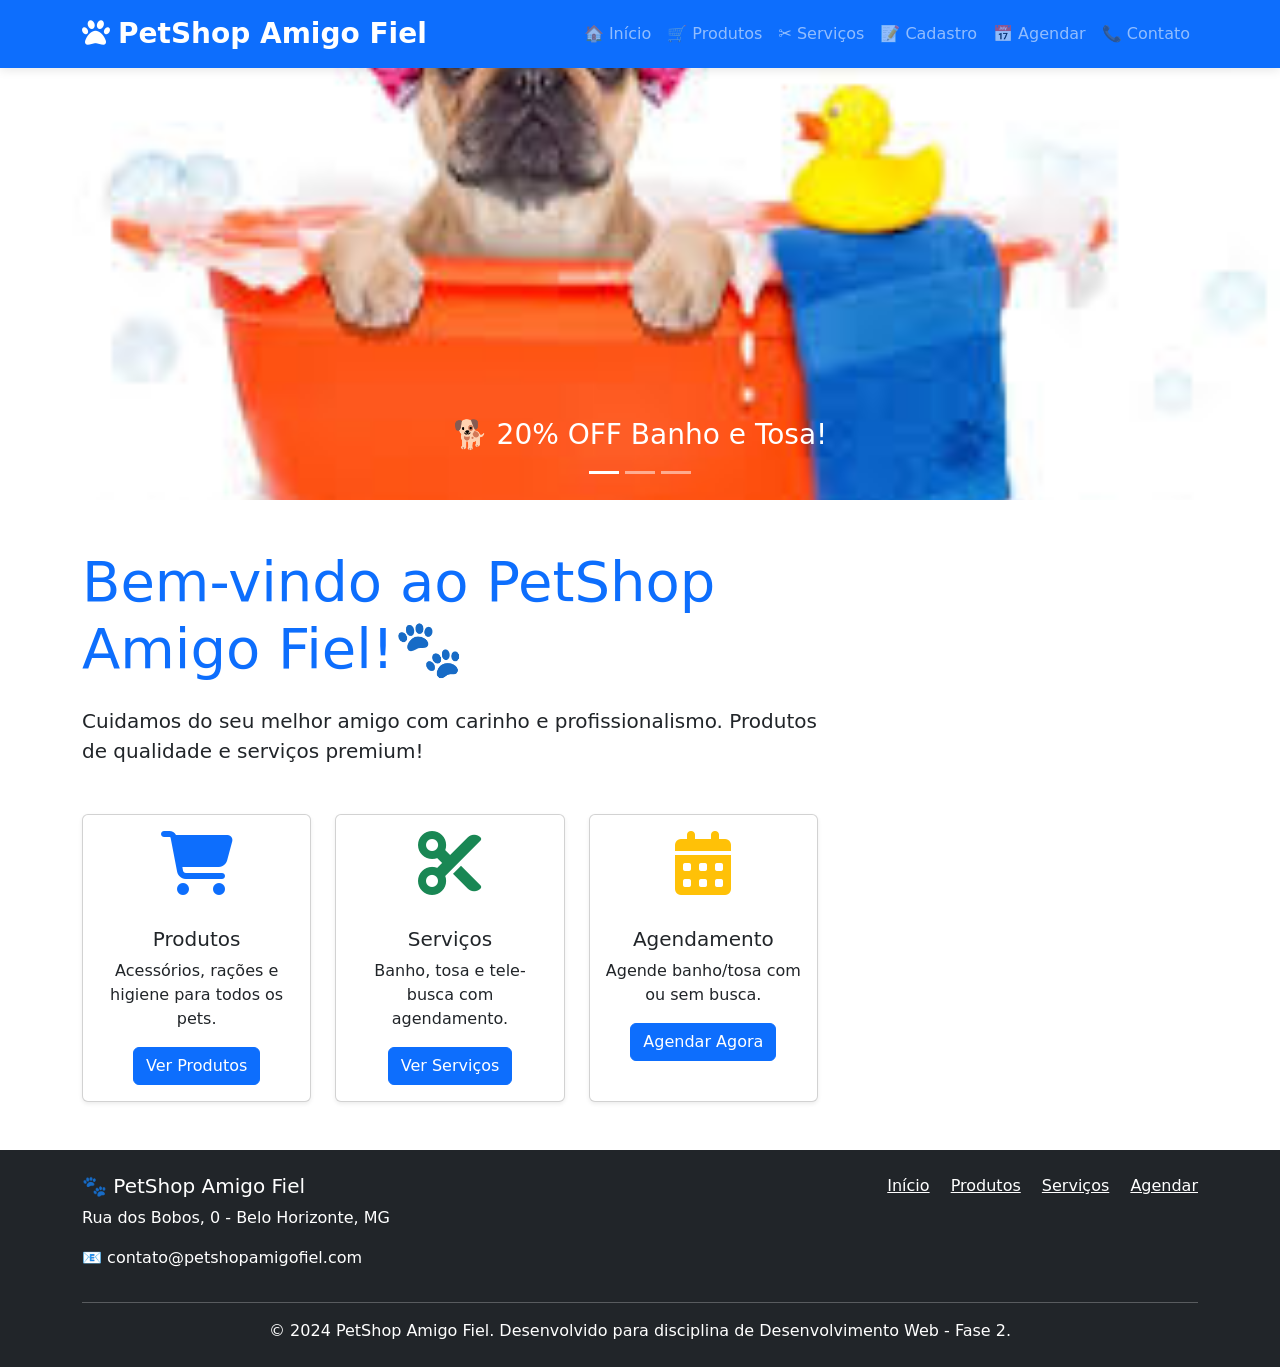
<file: index.html>
<!DOCTYPE html>
<html lang="pt-BR">
<head>
    
    <meta charset="UTF-8">
    <meta name="viewport" content="width=device-width, initial-scale=1.0">
    <title>PetShop Amigo Fiel - Fase 2</title>
    <!-- Bootstrap CSS -->
    <link href="https://cdn.jsdelivr.net/npm/bootstrap@5.3.2/dist/css/bootstrap.min.css" rel="stylesheet">
    <!-- Custom CSS -->
    <link rel="stylesheet" href="css/style.css">
    <!-- Icones para as box-->
    <link href="https://cdnjs.cloudflare.com/ajax/libs/font-awesome/6.4.0/css/all.min.css" rel="stylesheet">
</head>
<body>
    <!-- HEADER -->
<nav class="navbar navbar-expand-lg navbar-dark bg-primary fixed-top">
    <div class="container">
        <a class="navbar-brand fw-bold fs-3" href="index.html">
            <i class="fas fa-paw me-2"></i>PetShop Amigo Fiel
        </a>
        <button class="navbar-toggler" type="button" data-bs-toggle="collapse" data-bs-target="#navbarNav" aria-controls="navbarNav" aria-expanded="false" aria-label="Toggle navigation">
            <span class="navbar-toggler-icon"></span>
        </button>
        <div class="collapse navbar-collapse" id="navbarNav">
            <ul class="navbar-nav ms-auto">
                <li class="nav-item">
                    <a class="nav-link" aria-current="page" href="index.html">🏠 Início</a>
                </li>
                <li class="nav-item">
                    <a class="nav-link" href="produtos.html">🛒 Produtos</a>
                </li>
                <li class="nav-item">
                    <a class="nav-link" href="servicos.html">✂️ Serviços</a>
                </li>
                <li class="nav-item">
                    <a class="nav-link" href="cadastro.html">📝 Cadastro</a>
                </li>
                <li class="nav-item">
                    <a class="nav-link" href="agendamento.html">📅 Agendar</a>
                </li>
                <li class="nav-item">
                    <a class="nav-link" href="contato.html">📞 Contato</a>
                </li>
            </ul>
        </div>
    </div>
</nav>

    <!-- CARROSSEL PRINCIPAL -->
    <div id="carouselPrincipal" class="carousel slide" data-bs-ride="carousel" aria-label="Carrossel promocional">
        <div class="carousel-indicators">
            <button type="button" data-bs-target="#carouselPrincipal" data-bs-slide-to="0" class="active"></button>
            <button type="button" data-bs-target="#carouselPrincipal" data-bs-slide-to="1"></button>
            <button type="button" data-bs-target="#carouselPrincipal" data-bs-slide-to="2"></button>
        </div>
        <div class="carousel-inner">
            <div class="carousel-item active">
                <img src="images/banho-local.jfif" class="d-block w-100 carousel-img" alt="Promoção: 20% OFF em banho e tosa esta semana">
                <div class="carousel-caption d-none d-md-block">
                    <h3>🐕 20% OFF Banho e Tosa!</h3>
                </div>
            </div>
            <div class="carousel-item">
                <img src="images/acessorio1.jpg" class="d-block w-100 carousel-img" alt="Novos acessórios chegadas para seu pet">
                <div class="carousel-caption d-none d-md-block">
                    <h3>🆕 Novos Acessórios!</h3>
                </div>
            </div>
            <div class="carousel-item">
                <img src="images/racao1.jpg" class="d-block w-100 carousel-img" alt="Rações premium com entrega grátis">
                <div class="carousel-caption d-none d-md-block">
                    <h3>🚚 Entrega Grátis Rações!</h3>
                </div>
            </div>
        </div>
    </div>

    <!-- MAIN CONTENT -->
    <main class="container my-5">
        <div class="row">
            <div class="col-md-8">
                <h1 class="display-4 text-primary mb-4">Bem-vindo ao PetShop Amigo Fiel!🐾</h1>
                <p class="lead">Cuidamos do seu melhor amigo com carinho e profissionalismo. Produtos de qualidade e serviços premium!</p>
                
 <div class="row mt-5">
    <div class="col-md-4 text-center">
        <div class="card h-100 shadow-sm">
            <!-- PRODUTOS 🛒 -->
            <i class="fas fa-shopping-cart fa-4x text-primary mt-3 mb-3 d-block" aria-hidden="true" alt="Ícone de produtos para pets"></i>
            <div class="card-body">
                <h5 class="card-title">Produtos</h5>
                <p class="card-text">Acessórios, rações e higiene para todos os pets.</p>
                <a href="produtos.html" class="btn btn-primary">Ver Produtos</a>
            </div>
        </div>
    </div>
    <div class="col-md-4 text-center">
        <div class="card h-100 shadow-sm">
            <!-- SERVIÇOS ✂️ -->
            <i class="fas fa-cut fa-4x text-success mt-3 mb-3 d-block" aria-hidden="true" alt="Ícone de serviços de banho e tosa"></i>
            <div class="card-body">
                <h5 class="card-title">Serviços</h5>
                <p class="card-text">Banho, tosa e tele-busca com agendamento.</p>
                <a href="servicos.html" class="btn btn-primary">Ver Serviços</a>
            </div>
        </div>
    </div>
    <div class="col-md-4 text-center">
        <div class="card h-100 shadow-sm">
            <!-- AGENDAMENTO 📅 -->
            <i class="fas fa-calendar-alt fa-4x text-warning mt-3 mb-3 d-block" aria-hidden="true" alt="Ícone de agendamento"></i>
            <div class="card-body">
                <h5 class="card-title">Agendamento</h5>
                <p class="card-text">Agende banho/tosa com ou sem busca.</p>
                <a href="agendamento.html" class="btn btn-primary">Agendar Agora</a>
            </div>
        </div>
    </div>
</div>
    </main>

    <!-- FOOTER -->
    <footer class="bg-dark text-white py-4 mt-5">
        <div class="container">
            <div class="row">
                <div class="col-md-6">
                    <h5>🐾 PetShop Amigo Fiel</h5>
                    <p>Rua dos Bobos, 0 - Belo Horizonte, MG</p>
                    <p>📧 contato@petshopamigofiel.com</p>
                </div>
                <div class="col-md-6 text-md-end">
                    <nav aria-label="Links de navegação do rodapé">
                        <a href="index.html" class="text-white me-3">Início</a>
                        <a href="produtos.html" class="text-white me-3">Produtos</a>
                        <a href="servicos.html" class="text-white me-3">Serviços</a>
                        <a href="agendamento.html" class="text-white">Agendar</a>
                    </nav>
                </div>
            </div>
            <hr class="my-3">
            <p class="text-center mb-0">&copy; 2024 PetShop Amigo Fiel. Desenvolvido para disciplina de Desenvolvimento Web - Fase 2.</p>
        </div>
    </footer>

    <!-- Bootstrap JS -->
    <script src="https://cdn.jsdelivr.net/npm/bootstrap@5.3.2/dist/js/bootstrap.bundle.min.js"></script>
    <!-- Custom JS -->
    <script src="js/script.js"></script>
</body>
</html>
</file>
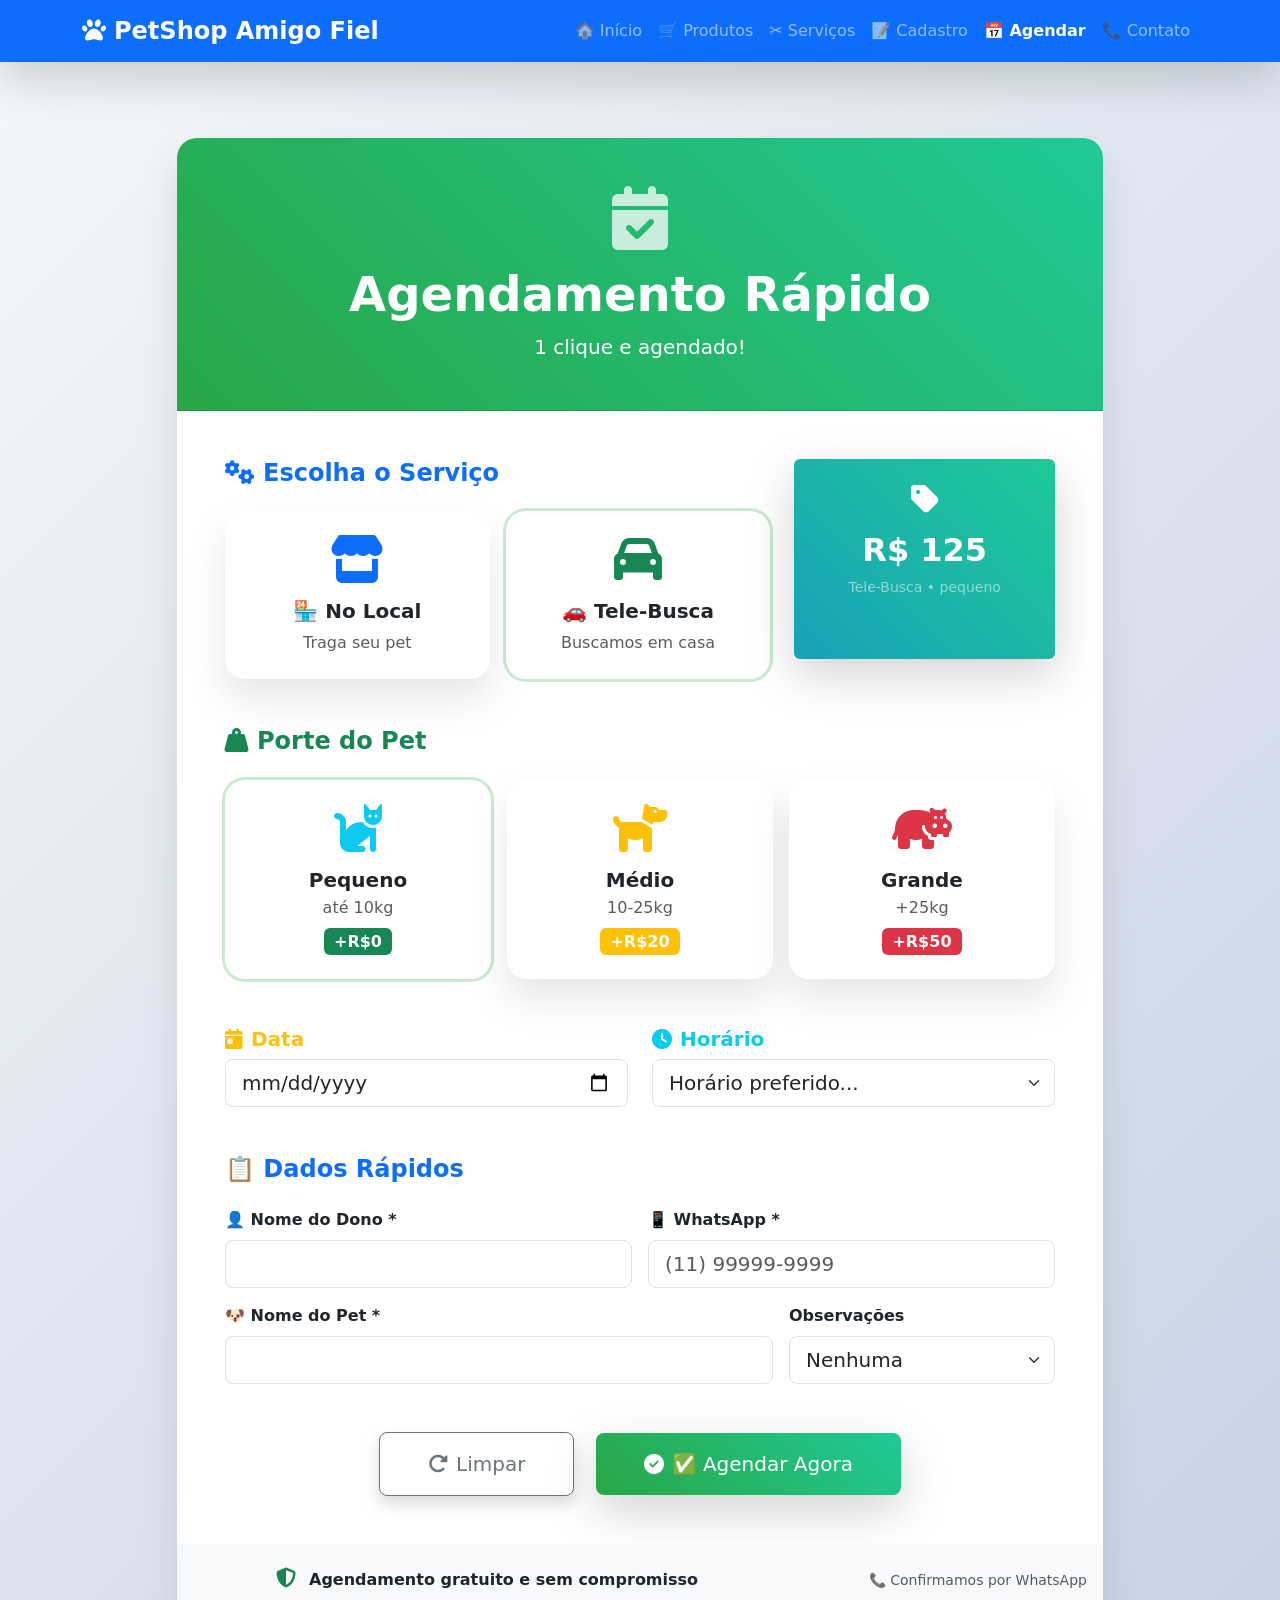
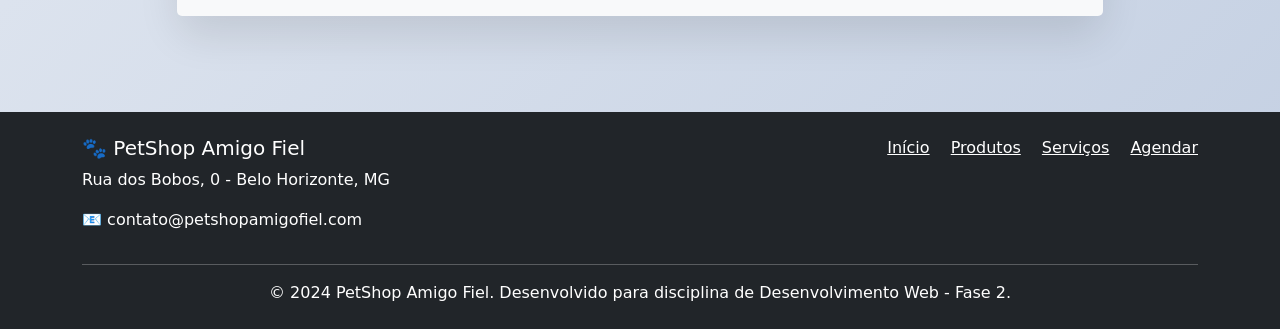
<file: agendamento.html>
<!DOCTYPE html>
<html lang="pt-BR">
<head>
    <meta charset="UTF-8">
    <meta name="viewport" content="width=device-width, initial-scale=1.0">
    <title>Agendamento - PetShop Amigo Fiel</title>
    <!-- BOOTSTRAP CSS -->
    <link href="https://cdn.jsdelivr.net/npm/bootstrap@5.3.2/dist/css/bootstrap.min.css" rel="stylesheet">
    <link href="https://cdnjs.cloudflare.com/ajax/libs/font-awesome/6.4.0/css/all.min.css" rel="stylesheet">
    <style>
        body { padding-top: 90px; background: linear-gradient(135deg, #f5f7fa 0%, #c3cfe2 100%); min-height: 100vh; }
        .card { box-shadow: 0 20px 40px rgba(0,0,0,0.1); border: none; border-radius: 20px; }
        .card-header { background: linear-gradient(45deg, #28a745, #20c997); border-radius: 20px 20px 0 0 !important; }
        .btn-success { background: linear-gradient(45deg, #28a745, #20c997); border: none; }
        .form-control:focus, .form-select:focus { border-color: #28a745; box-shadow: 0 0 0 0.2rem rgba(40,167,74,0.25); }
        .alert-info { background: linear-gradient(45deg, #17a2b8, #20c997); border: none; color: white; }
        .porte-card { cursor: pointer; transition: all 0.3s; }
        .porte-card:hover { transform: translateY(-5px); box-shadow: 0 10px 25px rgba(0,0,0,0.15); }
        .porte-card.active { border-color: #28a745 !important; box-shadow: 0 0 0 3px rgba(40,167,74,0.25); }
    </style>
</head>
<body>
    <!-- NAVBAR -->
    <nav class="navbar navbar-expand-lg navbar-dark bg-primary fixed-top shadow-lg">
        <div class="container">
            <a class="navbar-brand fw-bold fs-4" href="index.html">
                <i class="fas fa-paw me-2"></i>PetShop Amigo Fiel
            </a>
            <button class="navbar-toggler" type="button" data-bs-toggle="collapse" data-bs-target="#navbarNav">
                <span class="navbar-toggler-icon"></span>
            </button>
            <div class="collapse navbar-collapse" id="navbarNav">
                <ul class="navbar-nav ms-auto">
                    <li class="nav-item"><a class="nav-link" href="index.html">🏠 Início</a></li>
                    <li class="nav-item"><a class="nav-link" href="produtos.html">🛒 Produtos</a></li>
                    <li class="nav-item"><a class="nav-link" href="servicos.html">✂️ Serviços</a></li>
                    <li class="nav-item"><a class="nav-link" href="cadastro.html">📝 Cadastro</a></li>
                    <li class="nav-item"><a class="nav-link active fw-bold" href="agendamento.html">📅 Agendar</a></li>
                    <li class="nav-item"><a class="nav-link" href="contato.html">📞 Contato</a></li>
                </ul>
            </div>
        </div>
    </nav>

    <!-- CONTEÚDO PRINCIPAL -->
    <main class="container py-5">
        <div class="row justify-content-center">
            <div class="col-xl-10">
                <div class="card">
                    <div class="card-header text-white text-center py-5">
                        <i class="fas fa-calendar-check fa-4x mb-3 opacity-75"></i>
                        <h1 class="display-5 fw-bold mb-2">Agendamento Rápido</h1>
                        <p class="lead mb-0">1 clique e agendado!</p>
                    </div>
                    
                    <div class="card-body p-5">
                        <form id="formAgendamento" novalidate>
                            <!-- SELEÇÃO DE SERVIÇO -->
                            <div class="row mb-5">
                                <div class="col-lg-8">
                                    <h3 class="h4 fw-bold text-primary mb-4">
                                        <i class="fas fa-cogs me-2"></i>Escolha o Serviço
                                    </h3>
                                    <div class="row g-3">
                                        <div class="col-md-6">
                                            <div class="card border-primary h-100 porte-card" data-servico="local">
                                                <div class="card-body p-4 text-center">
                                                    <i class="fas fa-store fa-3x text-primary mb-3"></i>
                                                    <h5 class="fw-bold mb-2">🏪 No Local</h5>
                                                    <p class="text-muted mb-0">Traga seu pet</p>
                                                </div>
                                            </div>
                                        </div>
                                        <div class="col-md-6">
                                            <div class="card border-success h-100 porte-card active" data-servico="telebusca">
                                                <div class="card-body p-4 text-center">
                                                    <i class="fas fa-car fa-3x text-success mb-3"></i>
                                                    <h5 class="fw-bold mb-2">🚗 Tele-Busca</h5>
                                                    <p class="text-muted mb-0">Buscamos em casa</p>
                                                </div>
                                            </div>
                                        </div>
                                    </div>
                                </div>
                                <div class="col-lg-4">
                                    <div class="alert alert-info text-center p-4 shadow-lg" style="min-height: 200px;">
                                        <i class="fas fa-tag fa-2x mb-3 d-block"></i>
                                        <h2 class="mb-2 fw-bold" id="precoTotal">R$ 125,00</h2>
                                        <div id="precoDetalhe" class="small text-white-50">
                                            Tele-Busca • Pequeno porte
                                        </div>
                                    </div>
                                </div>
                            </div>

                            <!-- SELEÇÃO DE PORTE (ÚNICO CAMPO) -->
                            <div class="row mb-5">
                                <div class="col-12">
                                    <h3 class="h4 fw-bold text-success mb-4">
                                        <i class="fas fa-weight-hanging me-2"></i>Porte do Pet
                                    </h3>
                                    <div class="row g-3 text-center" id="porteCards">
                                        <div class="col-md-4">
                                            <div class="card porte-card h-100 active" data-porte="pequeno" data-preco="0">
                                                <div class="card-body p-4">
                                                    <i class="fas fa-cat fa-3x text-info mb-3"></i>
                                                    <h5 class="fw-bold mb-1">Pequeno</h5>
                                                    <p class="text-muted mb-2">até 10kg</p>
                                                    <span class="badge bg-success fs-6">+R$0</span>
                                                </div>
                                            </div>
                                        </div>
                                        <div class="col-md-4">
                                            <div class="card porte-card h-100" data-porte="medio" data-preco="20">
                                                <div class="card-body p-4">
                                                    <i class="fas fa-dog fa-3x text-warning mb-3"></i>
                                                    <h5 class="fw-bold mb-1">Médio</h5>
                                                    <p class="text-muted mb-2">10-25kg</p>
                                                    <span class="badge bg-warning fs-6">+R$20</span>
                                                </div>
                                            </div>
                                        </div>
                                        <div class="col-md-4">
                                            <div class="card porte-card h-100" data-porte="grande" data-preco="50">
                                                <div class="card-body p-4">
                                                    <i class="fas fa-hippo fa-3x text-danger mb-3"></i>
                                                    <h5 class="fw-bold mb-1">Grande</h5>
                                                    <p class="text-muted mb-2">+25kg</p>
                                                    <span class="badge bg-danger fs-6">+R$50</span>
                                                </div>
                                            </div>
                                        </div>
                                    </div>
                                </div>
                            </div>

                            <!-- DATA E HORÁRIO -->
                            <div class="row g-4 mb-5">
                                <div class="col-md-6">
                                    <label for="dataAgendamento" class="form-label h5 fw-bold text-warning">
                                        <i class="fas fa-calendar-day me-2"></i>Data
                                    </label>
                                    <input type="date" class="form-control form-control-lg" id="dataAgendamento" required>
                                </div>
                                <div class="col-md-6">
                                    <label for="horarioSelect" class="form-label h5 fw-bold text-info">
                                        <i class="fas fa-clock me-2"></i>Horário
                                    </label>
                                    <select class="form-select form-select-lg" id="horarioSelect" required>
                                        <option value="">Horário preferido...</option>
                                        <option>🌅 09:00</option>
                                        <option>☀️ 10:30</option>
                                        <option>🌤️ 14:00</option>
                                        <option>🌤️ 15:30</option>
                                        <option>🌆 17:00</option>
                                    </select>
                                </div>
                            </div>

                            <!-- DADOS SIMPLES -->
                            <h3 class="h4 fw-bold text-primary mb-4">📋 Dados Rápidos</h3>
                            <div class="row g-3">
                                <div class="col-md-6">
                                    <label class="form-label fw-bold">👤 Nome do Dono *</label>
                                    <input type="text" class="form-control form-control-lg" required>
                                </div>
                                <div class="col-md-6">
                                    <label class="form-label fw-bold">📱 WhatsApp *</label>
                                    <input type="tel" class="form-control form-control-lg" placeholder="(11) 99999-9999" required>
                                </div>
                                <div class="col-md-8">
                                    <label class="form-label fw-bold">🐶 Nome do Pet *</label>
                                    <input type="text" class="form-control form-control-lg" required>
                                </div>
                                <div class="col-md-4">
                                    <label class="form-label fw-bold">Observações</label>
                                    <select class="form-select form-select-lg">
                                        <option>Nenhuma</option>
                                        <option>Tosa artística</option>
                                        <option>Pet idoso</option>
                                        <option>Alergia</option>
                                    </select>
                                </div>
                            </div>

                            <!-- BOTÕES FINAIS -->
                            <div class="row mt-5">
                                <div class="col-12 text-center">
                                    <button type="button" class="btn btn-outline-secondary btn-lg px-5 py-3 me-3 fs-5 shadow" onclick="limparTudo()">
                                        <i class="fas fa-redo-alt me-2"></i>Limpar
                                    </button>
                                    <button type="submit" class="btn btn-success btn-lg px-5 py-3 fs-5 shadow-lg" style="min-width: 220px;">
                                        <i class="fas fa-check-circle me-2"></i>✅ Agendar Agora
                                    </button>
                                </div>
                            </div>
                        </form>
                    </div>

                    <div class="card-footer bg-light border-0 text-center py-4">
                        <div class="row align-items-center">
                            <div class="col-md-8">
                                <i class="fas fa-shield-alt text-success me-2 fs-5"></i>
                                <strong>Agendamento gratuito e sem compromisso</strong>
                            </div>
                            <div class="col-md-4 text-md-end">
                                <small class="text-muted">📞 Confirmamos por WhatsApp</small>
                            </div>
                        </div>
                    </div>
                </div>
            </div>
        </div>
    </main>

    <!-- FOOTER -->
    <footer class="bg-dark text-white py-4 mt-5">
        <div class="container">
            <div class="row">
                <div class="col-md-6">
                    <h5>🐾 PetShop Amigo Fiel</h5>
                    <p>Rua dos Bobos, 0 - Belo Horizonte, MG</p>
                    <p>📧 contato@petshopamigofiel.com</p>
                </div>
                <div class="col-md-6 text-md-end">
                    <nav aria-label="Links de navegação do rodapé">
                        <a href="index.html" class="text-white me-3">Início</a>
                        <a href="produtos.html" class="text-white me-3">Produtos</a>
                        <a href="servicos.html" class="text-white me-3">Serviços</a>
                        <a href="agendamento.html" class="text-white">Agendar</a>
                    </nav>
                </div>
            </div>
            <hr class="my-3">
            <p class="text-center mb-0">&copy; 2024 PetShop Amigo Fiel. Desenvolvido para disciplina de Desenvolvimento Web - Fase 2.</p>
        </div>
    </footer>

    <!-- JAVASCRIPT -->
    <script src="https://cdn.jsdelivr.net/npm/bootstrap@5.3.2/dist/js/bootstrap.bundle.min.js"></script>
    <script>
        document.addEventListener('DOMContentLoaded', function() {
            // Data mínima = amanhã
            const tomorrow = new Date();
            tomorrow.setDate(tomorrow.getDate() + 1);
            document.getElementById('dataAgendamento').min = tomorrow.toISOString().split('T')[0];
            
            // Cards interativos
            document.querySelectorAll('.porte-card[data-servico]').forEach(card => {
                card.addEventListener('click', function() {
                    document.querySelectorAll('.porte-card[data-servico]').forEach(c => c.classList.remove('active'));
                    this.classList.add('active');
                    calcularPreco();
                });
            });

            document.querySelectorAll('.porte-card[data-porte]').forEach(card => {
                card.addEventListener('click', function() {
                    document.querySelectorAll('.porte-card[data-porte]').forEach(c => c.classList.remove('active'));
                    this.classList.add('active');
                    calcularPreco();
                });
            });

            calcularPreco();
        });

        function calcularPreco() {
            const servicoCard = document.querySelector('.porte-card[data-servico].active');
            const porteCard = document.querySelector('.porte-card[data-porte].active');
            
            if (!servicoCard || !porteCard) return;
            
            const servico = servicoCard.dataset.servico;
            const portePreco = parseInt(porteCard.dataset.preco) || 0;
            
            const basePreco = servico === 'local' ? 85 : 125;
            const total = basePreco + portePreco;
            
            document.getElementById('precoTotal').textContent = `R$ ${total.toLocaleString('pt-BR')}`;
            document.getElementById('precoDetalhe').innerHTML = 
                `${servicoCard.dataset.servico === 'local' ? 'No Local' : 'Tele-Busca'} • ${porteCard.dataset.porte}`;
        }

        function limparTudo() {
            document.querySelectorAll('.porte-card').forEach(c => c.classList.remove('active'));
            document.querySelector('.porte-card[data-servico="telebusca"]').classList.add('active');
            document.querySelector('.porte-card[data-porte="pequeno"]').classList.add('active');
            document.getElementById('formAgendamento').reset();
            calcularPreco();
        }

        // Submit final
        document.getElementById('formAgendamento').addEventListener('submit', function(e) {
            e.preventDefault();
            const nomePet = this.querySelector('input[placeholder*="Pet"]').value;
            alert(`🎉 AGENDAMENTO CONFIRMADO para ${nomePet || 'seu pet'}!\n\n✅ WhatsApp em 5 minutos!\n\nObrigado! 🐾`);
        });
    </script>
</body>
</html>
</file>
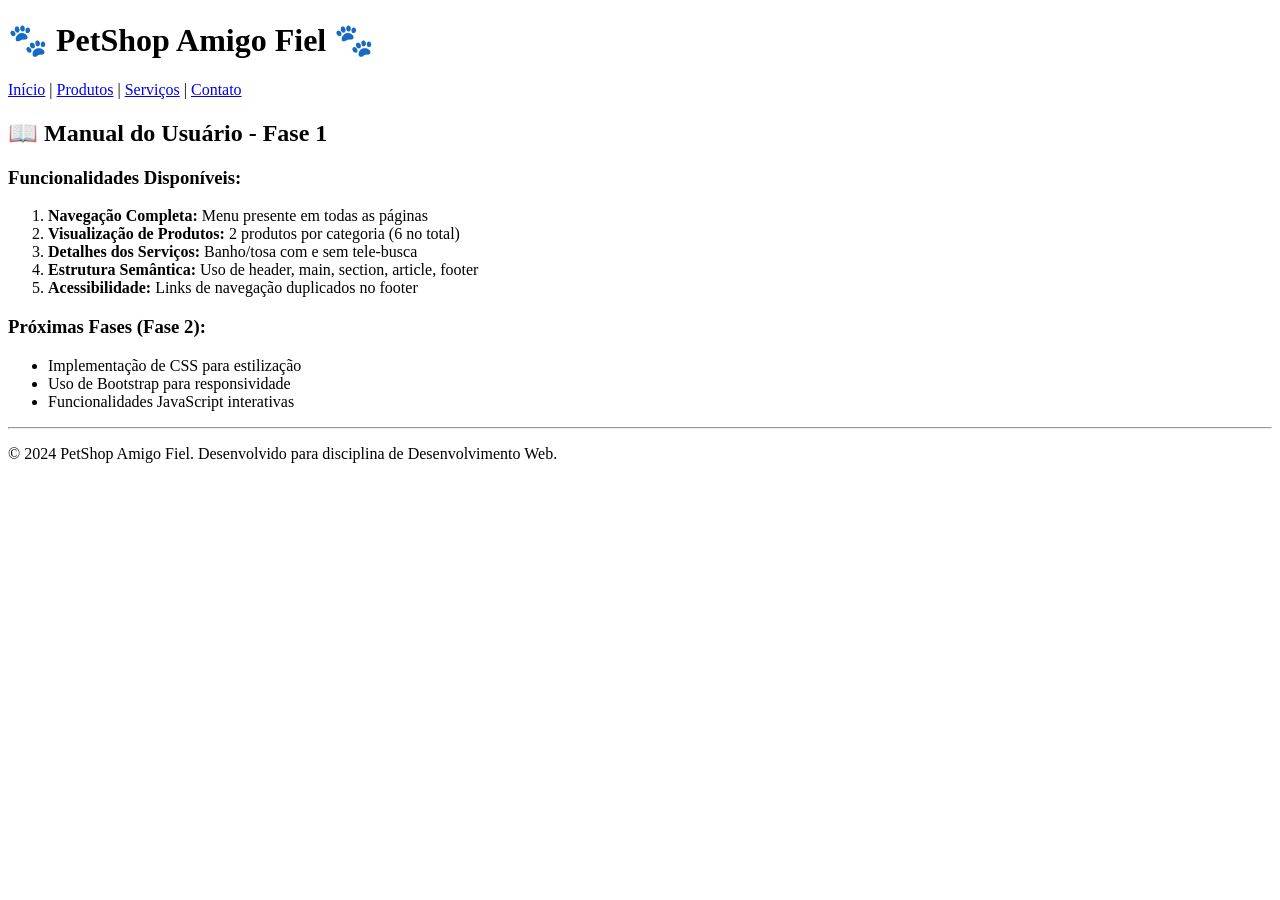
<file: ajuda.html>
<!DOCTYPE html>
<html lang="pt-BR">
<head>
    <meta charset="UTF-8">
    <meta name="viewport" content="width=device-width, initial-scale=1.0">
    <title>Ajuda - PetShop Amigo Fiel</title>
</head>
<body>
    <header>
        <h1>🐾 PetShop Amigo Fiel 🐾</h1>
        <nav>
            <a href="index.html">Início</a> | 
            <a href="produtos.html">Produtos</a> | 
            <a href="servicos.html">Serviços</a> | 
            <a href="contato.html">Contato</a>
        </nav>
    </header>

    <main>
        <h2>📖 Manual do Usuário - Fase 1</h2>
        
        <h3>Funcionalidades Disponíveis:</h3>
        <ol>
            <li><strong>Navegação Completa:</strong> Menu presente em todas as páginas</li>
            <li><strong>Visualização de Produtos:</strong> 2 produtos por categoria (6 no total)</li>
            <li><strong>Detalhes dos Serviços:</strong> Banho/tosa com e sem tele-busca</li>
            <li><strong>Estrutura Semântica:</strong> Uso de header, main, section, article, footer</li>
            <li><strong>Acessibilidade:</strong> Links de navegação duplicados no footer</li>
        </ol>

        <h3>Próximas Fases (Fase 2):</h3>
        <ul>
            <li>Implementação de CSS para estilização</li>
            <li>Uso de Bootstrap para responsividade</li>
            <li>Funcionalidades JavaScript interativas</li>
        </ul>
    </main>

    <footer>
        <hr>
        <p>&copy; 2024 PetShop Amigo Fiel. Desenvolvido para disciplina de Desenvolvimento Web.</p>
    </footer>
</body>
</html>
</file>
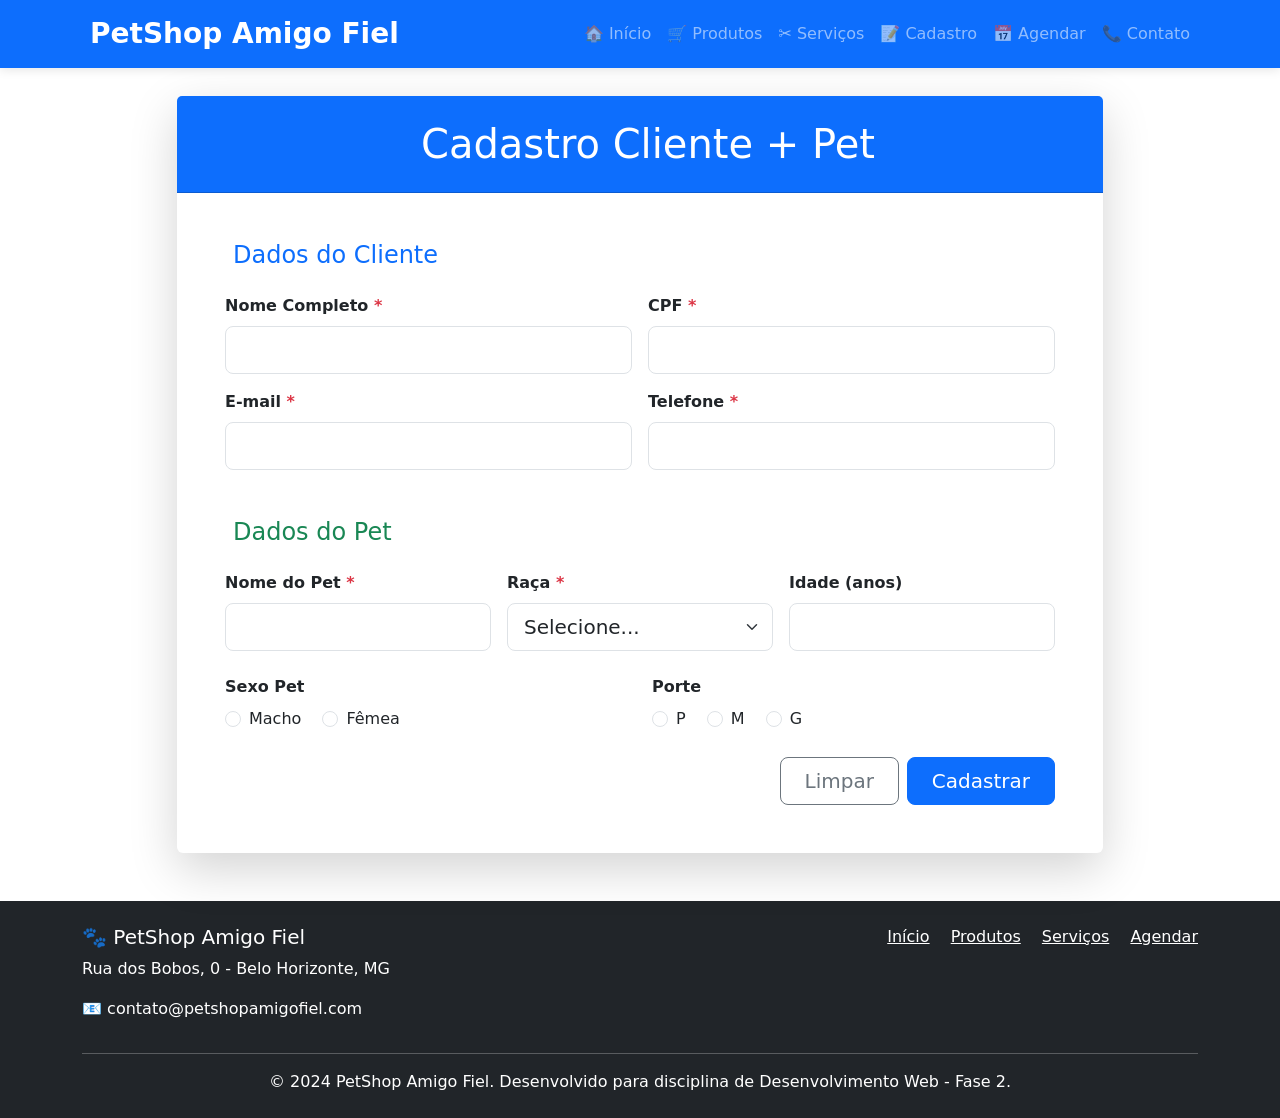
<file: cadastro.html>
<!DOCTYPE html>
<html lang="pt-BR">
<head>
    <meta charset="UTF-8">
    <meta name="viewport" content="width=device-width, initial-scale=1.0">
    <title>Cadastro - PetShop Amigo Fiel</title>
    <!-- BOOTSTRAP CSS -->
    <link href="https://cdn.jsdelivr.net/npm/bootstrap@5.3.2/dist/css/bootstrap.min.css" rel="stylesheet">
    <link rel="stylesheet" href="css/style.css">
</head>
<body>
    <!-- NAVBAR -->
<nav class="navbar navbar-expand-lg navbar-dark bg-primary fixed-top">
    <div class="container">
        <a class="navbar-brand fw-bold fs-3" href="index.html">
            <i class="fas fa-paw me-2"></i>PetShop Amigo Fiel
        </a>
        <button class="navbar-toggler" type="button" data-bs-toggle="collapse" data-bs-target="#navbarNav" aria-controls="navbarNav" aria-expanded="false" aria-label="Toggle navigation">
            <span class="navbar-toggler-icon"></span>
        </button>
        <div class="collapse navbar-collapse" id="navbarNav">
            <ul class="navbar-nav ms-auto">
                <li class="nav-item">
                    <a class="nav-link" aria-current="page" href="index.html">🏠 Início</a>
                </li>
                <li class="nav-item">
                    <a class="nav-link" href="produtos.html">🛒 Produtos</a>
                </li>
                <li class="nav-item">
                    <a class="nav-link" href="servicos.html">✂️ Serviços</a>
                </li>
                <li class="nav-item">
                    <a class="nav-link" href="cadastro.html">📝 Cadastro</a>
                </li>
                <li class="nav-item">
                    <a class="nav-link" href="agendamento.html">📅 Agendar</a>
                </li>
                <li class="nav-item">
                    <a class="nav-link" href="contato.html">📞 Contato</a>
                </li>
            </ul>
        </div>
    </div>
</nav>

    <main class="container my-5 pt-5">
        <div class="row justify-content-center">
            <div class="col-lg-10">
                <div class="card shadow-lg border-0">
                    <div class="card-header bg-primary text-white text-center py-4">
                        <h1 class="mb-0"><i class="fas fa-user-plus me-3"></i>Cadastro Cliente + Pet</h1>
                    </div>
                    <div class="card-body p-5">
                        <form id="formCadastro" novalidate>
                            <!-- CLIENTE -->
                            <h4 class="text-primary mb-4"><i class="fas fa-user me-2"></i>Dados do Cliente</h4>
                            <div class="row g-3">
                                <div class="col-md-6">
                                    <label class="form-label fw-bold">Nome Completo <span class="text-danger">*</span></label>
                                    <input type="text" class="form-control form-control-lg" required>
                                </div>
                                <div class="col-md-6">
                                    <label class="form-label fw-bold">CPF <span class="text-danger">*</span></label>
                                    <input type="text" class="form-control form-control-lg" maxlength="14" required>
                                </div>
                                <div class="col-md-6">
                                    <label class="form-label fw-bold">E-mail <span class="text-danger">*</span></label>
                                    <input type="email" class="form-control form-control-lg" required>
                                </div>
                                <div class="col-md-6">
                                    <label class="form-label fw-bold">Telefone <span class="text-danger">*</span></label>
                                    <input type="tel" class="form-control form-control-lg" required>
                                </div>
                            </div>

                            <!-- PET -->
                            <h4 class="text-success mt-5 mb-4"><i class="fas fa-paw me-2"></i>Dados do Pet</h4>
                            <div class="row g-3">
                                <div class="col-md-4">
                                    <label class="form-label fw-bold">Nome do Pet <span class="text-danger">*</span></label>
                                    <input type="text" class="form-control form-control-lg" required>
                                </div>
                                <div class="col-md-4">
                                    <label class="form-label fw-bold">Raça <span class="text-danger">*</span></label>
                                    <select class="form-select form-select-lg" required>
                                        <option value="">Selecione...</option>
                                        <option>Pitbull</option>
                                        <option>Shitzu</option>
                                        <option>SRD</option>
                                    </select>
                                </div>
                                <div class="col-md-4">
                                    <label class="form-label fw-bold">Idade (anos)</label>
                                    <input type="number" class="form-control form-control-lg" min="0" max="30">
                                </div>
                            </div>

                            <div class="row mt-4">
                                <div class="col-md-6">
                                    <label class="form-label fw-bold">Sexo Pet</label><br>
                                    <div class="form-check form-check-inline">
                                        <input class="form-check-input" type="radio" name="sexoPet">
                                        <label class="form-check-label">Macho</label>
                                    </div>
                                    <div class="form-check form-check-inline">
                                        <input class="form-check-input" type="radio" name="sexoPet">
                                        <label class="form-check-label">Fêmea</label>
                                    </div>
                                </div>
                                <div class="col-md-6">
                                    <label class="form-label fw-bold">Porte</label><br>
                                    <div class="form-check form-check-inline">
                                        <input class="form-check-input" type="radio" name="portePet">
                                        <label class="form-check-label">P</label>
                                    </div>
                                    <div class="form-check form-check-inline">
                                        <input class="form-check-input" type="radio" name="portePet">
                                        <label class="form-check-label">M</label>
                                    </div>
                                    <div class="form-check form-check-inline">
                                        <input class="form-check-input" type="radio" name="portePet">
                                        <label class="form-check-label">G</label>
                                    </div>
                                </div>
                            </div>

                            <div class="mt-4 d-grid gap-2 d-md-flex justify-content-end">
                                <button type="button" class="btn btn-outline-secondary btn-lg px-4">Limpar</button>
                                <button type="submit" class="btn btn-primary btn-lg px-4">Cadastrar</button>
                            </div>
                        </form>
                    </div>
                </div>
            </div>
        </div>
    </main>

    <!-- FOOTER SIMPLES -->
    <footer class="bg-dark text-white py-4 mt-5">
        <div class="container">
            <div class="row">
                <div class="col-md-6">
                    <h5>🐾 PetShop Amigo Fiel</h5>
                    <p>Rua dos Bobos, 0 - Belo Horizonte, MG</p>
                    <p>📧 contato@petshopamigofiel.com</p>
                </div>
                <div class="col-md-6 text-md-end">
                    <nav aria-label="Links de navegação do rodapé">
                        <a href="index.html" class="text-white me-3">Início</a>
                        <a href="produtos.html" class="text-white me-3">Produtos</a>
                        <a href="servicos.html" class="text-white me-3">Serviços</a>
                        <a href="agendamento.html" class="text-white">Agendar</a>
                    </nav>
                </div>
            </div>
            <hr class="my-3">
            <p class="text-center mb-0">&copy; 2024 PetShop Amigo Fiel. Desenvolvido para disciplina de Desenvolvimento Web - Fase 2.</p>
        </div>
    </footer>

    <!-- BOOTSTRAP JS -->
    <script src="https://cdn.jsdelivr.net/npm/bootstrap@5.3.2/dist/js/bootstrap.bundle.min.js"></script>
    <script>
        document.getElementById('formCadastro').addEventListener('submit', function(e) {
            e.preventDefault();
            alert('✅ Cadastro realizado com sucesso!');
        });
    </script>
</body>
</html>
</file>
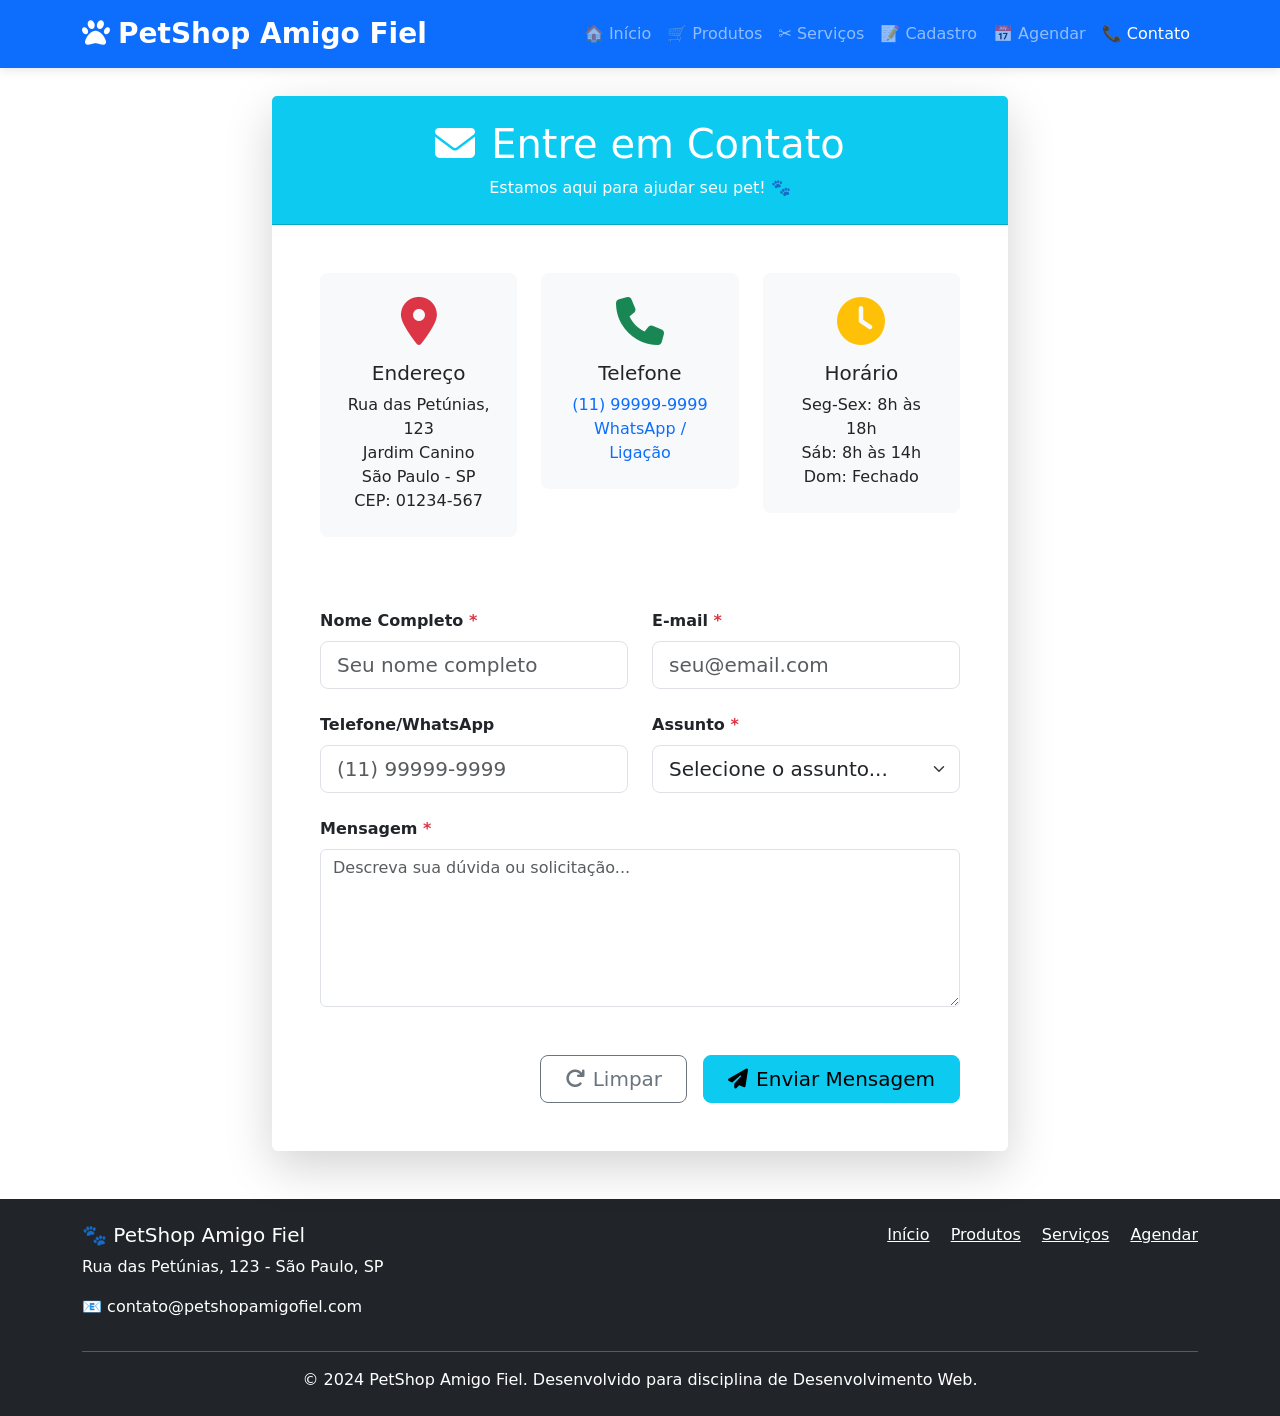
<file: contato.html>
<!DOCTYPE html>
<html lang="pt-BR">
<head>
    <meta charset="UTF-8">
    <meta name="viewport" content="width=device-width, initial-scale=1.0">
    <title>Contato - PetShop Amigo Fiel</title>
    <link href="https://cdn.jsdelivr.net/npm/bootstrap@5.3.2/dist/css/bootstrap.min.css" rel="stylesheet">
    <link href="https://cdnjs.cloudflare.com/ajax/libs/font-awesome/6.4.0/css/all.min.css" rel="stylesheet">
    <link rel="stylesheet" href="css/style.css">
</head>
<body>

<nav class="navbar navbar-expand-lg navbar-dark bg-primary fixed-top">
    <div class="container">
        <a class="navbar-brand fw-bold fs-3" href="index.html">
            <i class="fas fa-paw me-2"></i>PetShop Amigo Fiel
        </a>
        <button class="navbar-toggler" type="button" data-bs-toggle="collapse" data-bs-target="#navbarNav">
            <span class="navbar-toggler-icon"></span>
        </button>
        <div class="collapse navbar-collapse" id="navbarNav">
            <ul class="navbar-nav ms-auto">
                <li class="nav-item"><a class="nav-link" href="index.html">🏠 Início</a></li>
                <li class="nav-item"><a class="nav-link" href="produtos.html">🛒 Produtos</a></li>
                <li class="nav-item"><a class="nav-link" href="servicos.html">✂️ Serviços</a></li>
                <li class="nav-item"><a class="nav-link" href="cadastro.html">📝 Cadastro</a></li>
                <li class="nav-item"><a class="nav-link" href="agendamento.html">📅 Agendar</a></li>
                <li class="nav-item"><a class="nav-link active" href="contato.html">📞 Contato</a></li>
            </ul>
        </div>
    </div>
</nav>

<main class="container my-5 pt-5">
    <div class="row">
        <div class="col-lg-8 mx-auto">
            <div class="card shadow-lg border-0">
                <div class="card-header bg-info text-white text-center py-4">
                    <h1 class="mb-0"><i class="fas fa-envelope me-3"></i>Entre em Contato</h1>
                    <p class="mb-0 mt-2">Estamos aqui para ajudar seu pet! 🐾</p>
                </div>

                <div class="card-body p-5">
                    <div class="row">
                        <div class="col-lg-4 mb-4">
                            <div class="text-center p-4 bg-light rounded-3">
                                <i class="fas fa-map-marker-alt fa-3x text-danger mb-3"></i>
                                <h5>Endereço</h5>
                                <p class="mb-0">Rua das Petúnias, 123<br>Jardim Canino<br>São Paulo - SP<br>CEP: 01234-567</p>
                            </div>
                        </div>

                        <div class="col-lg-4 mb-4">
                            <div class="text-center p-4 bg-light rounded-3">
                                <i class="fas fa-phone fa-3x text-success mb-3"></i>
                                <h5>Telefone</h5>
                                <p class="mb-0">
                                    <a href="tel:+5511999999999" class="text-decoration-none">
                                        (11) 99999-9999<br>WhatsApp / Ligação
                                    </a>
                                </p>
                            </div>
                        </div>

                        <div class="col-lg-4 mb-4">
                            <div class="text-center p-4 bg-light rounded-3">
                                <i class="fas fa-clock fa-3x text-warning mb-3"></i>
                                <h5>Horário</h5>
                                <p class="mb-0">Seg-Sex: 8h às 18h<br>Sáb: 8h às 14h<br>Dom: Fechado</p>
                            </div>
                        </div>
                    </div>

                    <form id="formContato" class="mt-5" novalidate>
                        <div class="row">
                            <div class="col-md-6 mb-4">
                                <label for="nomeContato" class="form-label fw-bold">Nome Completo <span class="text-danger">*</span></label>
                                <input type="text" class="form-control form-control-lg" id="nomeContato" required placeholder="Seu nome completo">
                                <div class="invalid-feedback">Nome é obrigatório</div>
                            </div>

                            <div class="col-md-6 mb-4">
                                <label for="emailContato" class="form-label fw-bold">E-mail <span class="text-danger">*</span></label>
                                <input type="email" class="form-control form-control-lg" id="emailContato" required placeholder="seu@email.com">
                                <div class="invalid-feedback">E-mail válido é obrigatório</div>
                            </div>
                        </div>

                        <div class="row">
                            <div class="col-md-6 mb-4">
                                <label for="telefoneContato" class="form-label fw-bold">Telefone/WhatsApp</label>
                                <input type="tel" class="form-control form-control-lg" id="telefoneContato" placeholder="(11) 99999-9999">
                            </div>

                            <div class="col-md-6 mb-4">
                                <label for="assunto" class="form-label fw-bold">Assunto <span class="text-danger">*</span></label>
                                <select class="form-select form-select-lg" id="assunto" required>
                                    <option value="">Selecione o assunto...</option>
                                    <option value="agendamento">Agendamento de Serviço</option>
                                    <option value="produto">Dúvida sobre Produto</option>
                                    <option value="orcamento">Orçamento</option>
                                    <option value="outros">Outros</option>
                                </select>
                                <div class="invalid-feedback">Selecione um assunto</div>
                            </div>
                        </div>

                        <div class="mb-5">
                            <label for="mensagem" class="form-label fw-bold">Mensagem <span class="text-danger">*</span></label>
                            <textarea class="form-control" id="mensagem" rows="6" required placeholder="Descreva sua dúvida ou solicitação..."></textarea>
                            <div class="invalid-feedback">Mensagem é obrigatória</div>
                        </div>

                        <div class="d-grid gap-2 d-md-flex justify-content-md-end">
                            <button type="button" class="btn btn-outline-secondary btn-lg px-4 me-md-2" onclick="limparContato()">
                                <i class="fas fa-redo me-2"></i>Limpar
                            </button>
                            <button type="submit" class="btn btn-info btn-lg px-4">
                                <i class="fas fa-paper-plane me-2"></i>Enviar Mensagem
                            </button>
                        </div>
                    </form>
                </div>
            </div>
        </div>
    </div>
</main>

<!-- Footer (agora correto e consistente) -->
<footer class="bg-dark text-white py-4 mt-5">
    <div class="container">
        <div class="row">
            <div class="col-md-6">
                <h5>🐾 PetShop Amigo Fiel</h5>
                <p>Rua das Petúnias, 123 - São Paulo, SP</p>
                <p>📧 contato@petshopamigofiel.com</p>
            </div>

            <div class="col-md-6 text-md-end">
                <nav>
                    <a href="index.html" class="text-white me-3">Início</a>
                    <a href="produtos.html" class="text-white me-3">Produtos</a>
                    <a href="servicos.html" class="text-white me-3">Serviços</a>
                    <a href="agendamento.html" class="text-white">Agendar</a>
                </nav>
            </div>
        </div>

        <hr class="my-3">

        <p class="text-center mb-0">
            &copy; 2024 PetShop Amigo Fiel. Desenvolvido para disciplina de Desenvolvimento Web.
        </p>
    </div>
</footer>

<!-- Scripts corrigidos -->
<script src="https://cdn.jsdelivr.net/npm/bootstrap@5.3.2/dist/js/bootstrap.bundle.min.js"></script>
<script src="js/script.js"></script>

<script>
document.getElementById('formContato').addEventListener('submit', function(e) {
    e.preventDefault();

    setTimeout(() => {
        alert('✅ Mensagem enviada com sucesso!\n\nEntraremos em contato em breve. 🐾');
        this.reset();
    }, 1000);
});

function limparContato() {
    document.getElementById('formContato').reset();
}
</script>

</body>
</html>
</file>
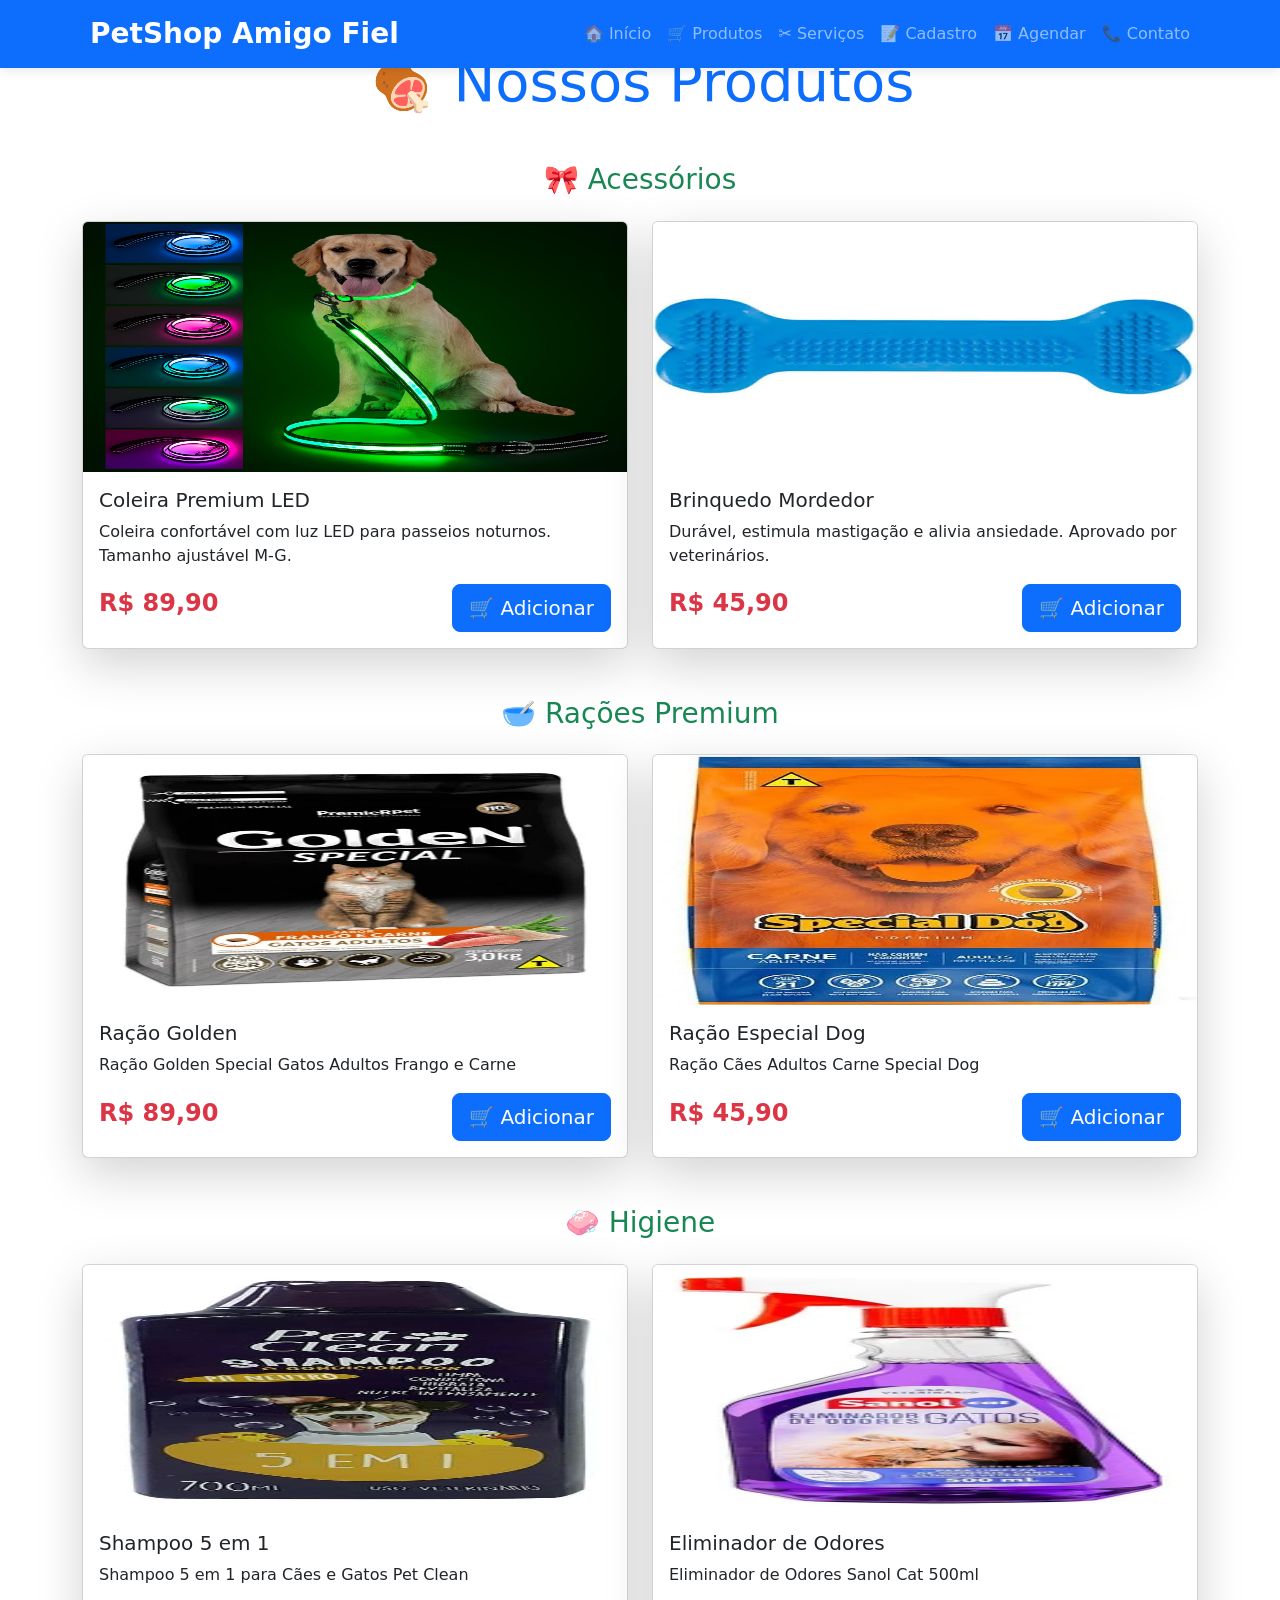
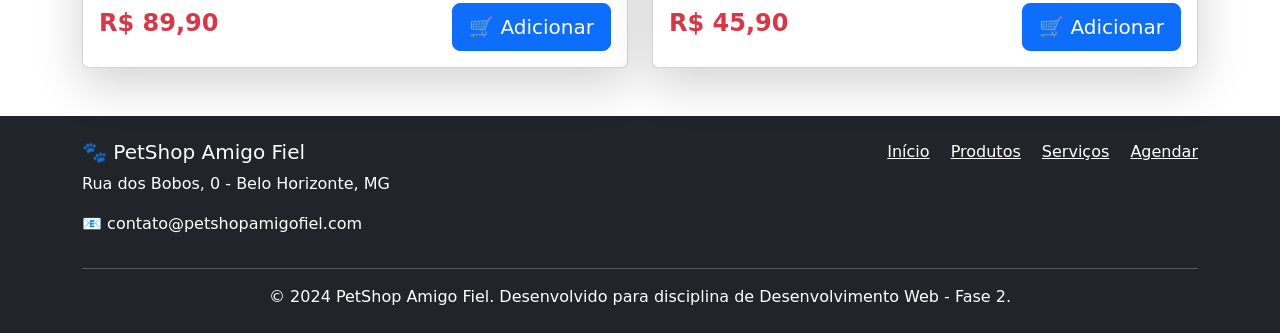
<file: produtos.html>
<!DOCTYPE html>
<html lang="pt-BR">
<head>
    <meta charset="UTF-8">
    <meta name="viewport" content="width=device-width, initial-scale=1.0">
    <title>Produtos - PetShop Amigo Fiel</title>
    <link href="https://cdn.jsdelivr.net/npm/bootstrap@5.3.2/dist/css/bootstrap.min.css" rel="stylesheet">
    <link rel="stylesheet" href="css/style.css">
</head>
<body>
    <!-- NAVBAR -->
<!-- NAVBAR - COLE ANTES DE <main> EM TODAS PÁGINAS -->
<nav class="navbar navbar-expand-lg navbar-dark bg-primary fixed-top">
    <div class="container">
        <a class="navbar-brand fw-bold fs-3" href="index.html">
            <i class="fas fa-paw me-2"></i>PetShop Amigo Fiel
        </a>
        <button class="navbar-toggler" type="button" data-bs-toggle="collapse" data-bs-target="#navbarNav" aria-controls="navbarNav" aria-expanded="false" aria-label="Toggle navigation">
            <span class="navbar-toggler-icon"></span>
        </button>
        <div class="collapse navbar-collapse" id="navbarNav">
            <ul class="navbar-nav ms-auto">
                <li class="nav-item">
                    <a class="nav-link" aria-current="page" href="index.html">🏠 Início</a>
                </li>
                <li class="nav-item">
                    <a class="nav-link" href="produtos.html">🛒 Produtos</a>
                </li>
                <li class="nav-item">
                    <a class="nav-link" href="servicos.html">✂️ Serviços</a>
                </li>
                <li class="nav-item">
                    <a class="nav-link" href="cadastro.html">📝 Cadastro</a>
                </li>
                <li class="nav-item">
                    <a class="nav-link" href="agendamento.html">📅 Agendar</a>
                </li>
                <li class="nav-item">
                    <a class="nav-link" href="contato.html">📞 Contato</a>
                </li>
            </ul>
        </div>
    </div>
</nav>
    <main class="container my-5">
        <div class="row">
            <div class="col-12">
                <h1 class="display-4 text-primary mb-5 text-center">🍖 Nossos Produtos</h1>
            </div>
        </div>

        <!-- ACESSÓRIOS -->
        <section id="acessorios" class="mb-5">
            <h2 class="h3 text-success mb-4 text-center">🎀 Acessórios</h2>
            <div class="row g-4">
                <div class="col-lg-6">
                    <div class="card h-100 shadow-lg">
                        <img src="images/acessorio1.jpg" class="card-img-top" alt="Coleira Premium com LED para passeios noturnos - segurança total para seu pet" height="250">
                        <div class="card-body">
                            <h5 class="card-title">Coleira Premium LED</h5>
                            <p class="card-text">Coleira confortável com luz LED para passeios noturnos. Tamanho ajustável M-G.</p>
                            <div class="d-flex justify-content-between align-items-center">
                                <span class="h4 text-danger fw-bold">R$ 89,90</span>
                                <button class="btn btn-primary btn-lg" onclick="adicionarCarrinho('Coleira LED')">🛒 Adicionar</button>
                            </div>
                        </div>
                    </div>
                </div>
                <div class="col-lg-6">
                    <div class="card h-100 shadow-lg">
                        <img src="images/acessorio2.jpg" class="card-img-top" alt="Brinquedo interativo mordedor que alivia ansiedade e estimula mastigação" height="250">
                        <div class="card-body">
                            <h5 class="card-title">Brinquedo Mordedor</h5>
                            <p class="card-text">Durável, estimula mastigação e alivia ansiedade. Aprovado por veterinários.</p>
                            <div class="d-flex justify-content-between align-items-center">
                                <span class="h4 text-danger fw-bold">R$ 45,90</span>
                                <button class="btn btn-primary btn-lg" onclick="adicionarCarrinho('Brinquedo Mordedor')">🛒 Adicionar</button>
                            </div>
                        </div>
                    </div>
                </div>
            </div>
        </section>

        <!-- RAÇÕES -->
        <section id="racoes" class="mb-5">
            <h2 class="h3 text-success mb-4 text-center">🥣 Rações Premium</h2>
            <div class="row g-4">
                <div class="col-lg-6">
                    <div class="card h-100 shadow-lg">
                        <img src="images/racao1.jpg" class="card-img-top" alt="Coleira Premium com LED para passeios noturnos - segurança total para seu pet" height="250">
                        <div class="card-body">
                            <h5 class="card-title">Ração Golden</h5>
                            <p class="card-text">Ração Golden Special Gatos Adultos Frango e Carne</p>
                            <div class="d-flex justify-content-between align-items-center">
                                <span class="h4 text-danger fw-bold">R$ 89,90</span>
                                <button class="btn btn-primary btn-lg" onclick="adicionarCarrinho('Coleira LED')">🛒 Adicionar</button>
                            </div>
                        </div>
                    </div>
                </div>
                <div class="col-lg-6">
                    <div class="card h-100 shadow-lg">
                        <img src="images/racao2.jpg" class="card-img-top" alt="Brinquedo interativo mordedor que alivia ansiedade e estimula mastigação" height="250">
                        <div class="card-body">
                            <h5 class="card-title">Ração Especial Dog</h5>
                            <p class="card-text">Ração Cães Adultos Carne Special Dog</p>
                            <div class="d-flex justify-content-between align-items-center">
                                <span class="h4 text-danger fw-bold">R$ 45,90</span>
                                <button class="btn btn-primary btn-lg" onclick="adicionarCarrinho('Brinquedo Mordedor')">🛒 Adicionar</button>
                            </div>
                        </div>
                    </div>
                </div>
            </div>
        </section>

        <!-- HIGIENE -->
        <section id="higiene">
            <h2 class="h3 text-success mb-4 text-center">🧼 Higiene</h2>
            <div class="row g-4">
                <div class="col-lg-6">
                    <div class="card h-100 shadow-lg">
                        <img src="images/higiene1.jpg" class="card-img-top" alt="Coleira Premium com LED para passeios noturnos - segurança total para seu pet" height="250">
                        <div class="card-body">
                            <h5 class="card-title">Shampoo 5 em 1</h5>
                            <p class="card-text">Shampoo 5 em 1 para Cães e Gatos Pet Clean</p>
                            <div class="d-flex justify-content-between align-items-center">
                                <span class="h4 text-danger fw-bold">R$ 89,90</span>
                                <button class="btn btn-primary btn-lg" onclick="adicionarCarrinho('Coleira LED')">🛒 Adicionar</button>
                            </div>
                        </div>
                    </div>
                </div>
                <div class="col-lg-6">
                    <div class="card h-100 shadow-lg">
                        <img src="images/higiene2.jpg" class="card-img-top" alt="Brinquedo interativo mordedor que alivia ansiedade e estimula mastigação" height="250">
                        <div class="card-body">
                            <h5 class="card-title">Eliminador de Odores</h5>
                            <p class="card-text">Eliminador de Odores Sanol Cat 500ml</p>
                            <div class="d-flex justify-content-between align-items-center">
                                <span class="h4 text-danger fw-bold">R$ 45,90</span>
                                <button class="btn btn-primary btn-lg" onclick="adicionarCarrinho('Brinquedo Mordedor')">🛒 Adicionar</button>
                            </div>
                        </div>
                    </div>
                </div>
            </div>
        </section>
    </main>

    <!-- FOOTER PADRÃO -->
    <footer class="bg-dark text-white py-4 mt-5">
        <div class="container">
            <div class="row">
                <div class="col-md-6">
                    <h5>🐾 PetShop Amigo Fiel</h5>
                    <p>Rua dos Bobos, 0 - Belo Horizonte, MG</p>
                    <p>📧 contato@petshopamigofiel.com</p>
                </div>
                <div class="col-md-6 text-md-end">
                    <nav aria-label="Links de navegação do rodapé">
                        <a href="index.html" class="text-white me-3">Início</a>
                        <a href="produtos.html" class="text-white me-3">Produtos</a>
                        <a href="servicos.html" class="text-white me-3">Serviços</a>
                        <a href="agendamento.html" class="text-white">Agendar</a>
                    </nav>
                </div>
            </div>
            <hr class="my-3">
            <p class="text-center mb-0">&copy; 2024 PetShop Amigo Fiel. Desenvolvido para disciplina de Desenvolvimento Web - Fase 2.</p>
        </div>
    </footer>

    <script src="https://cdn.jsdelivr.net/npm/bootstrap@5.3.2/dist/js/bootstrap.bundle.min.js"></script>
    <script src="js/script.js"></script>
</body>
</html>
</file>
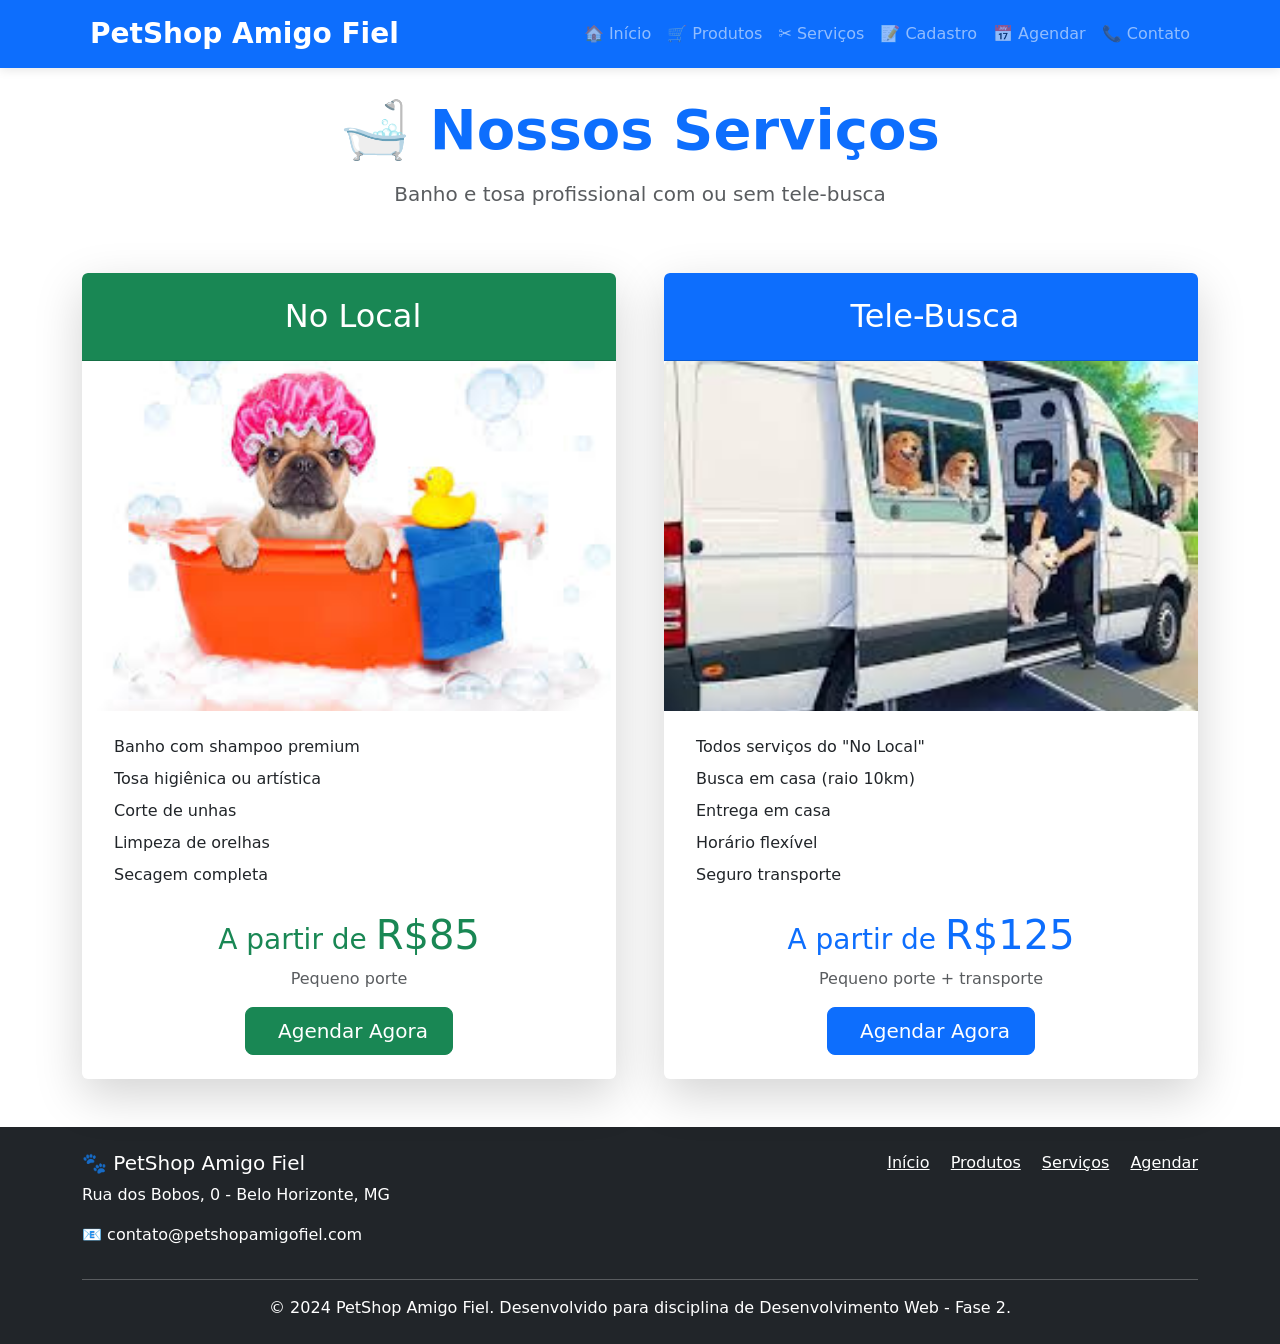
<file: servicos.html>
<!DOCTYPE html>
<html lang="pt-BR">
<head>
    <meta charset="UTF-8">
    <meta name="viewport" content="width=device-width, initial-scale=1.0">
    <title>Serviços - PetShop Amigo Fiel</title>
    <!-- BOOTSTRAP CSS -->
    <link href="https://cdn.jsdelivr.net/npm/bootstrap@5.3.2/dist/css/bootstrap.min.css" rel="stylesheet">
    <link rel="stylesheet" href="css/style.css">
</head>
<body>
<!-- NAVBAR - COLE ANTES DE <main> EM TODAS PÁGINAS -->
<nav class="navbar navbar-expand-lg navbar-dark bg-primary fixed-top">
    <div class="container">
        <a class="navbar-brand fw-bold fs-3" href="index.html">
            <i class="fas fa-paw me-2"></i>PetShop Amigo Fiel
        </a>
        <button class="navbar-toggler" type="button" data-bs-toggle="collapse" data-bs-target="#navbarNav" aria-controls="navbarNav" aria-expanded="false" aria-label="Toggle navigation">
            <span class="navbar-toggler-icon"></span>
        </button>
        <div class="collapse navbar-collapse" id="navbarNav">
            <ul class="navbar-nav ms-auto">
                <li class="nav-item">
                    <a class="nav-link" aria-current="page" href="index.html">🏠 Início</a>
                </li>
                <li class="nav-item">
                    <a class="nav-link" href="produtos.html">🛒 Produtos</a>
                </li>
                <li class="nav-item">
                    <a class="nav-link" href="servicos.html">✂️ Serviços</a>
                </li>
                <li class="nav-item">
                    <a class="nav-link" href="cadastro.html">📝 Cadastro</a>
                </li>
                <li class="nav-item">
                    <a class="nav-link" href="agendamento.html">📅 Agendar</a>
                </li>
                <li class="nav-item">
                    <a class="nav-link" href="contato.html">📞 Contato</a>
                </li>
            </ul>
        </div>
    </div>
</nav>
    <main class="container my-5 pt-5">
        <div class="row mb-5">
            <div class="col-12 text-center">
                <h1 class="display-4 fw-bold text-primary mb-3">🛁 Nossos Serviços</h1>
                <p class="lead text-muted">Banho e tosa profissional com ou sem tele-busca</p>
            </div>
        </div>

        <div class="row g-5">
            <!-- SERVIÇO 1: NO LOCAL -->
            <div class="col-lg-6">
                <div class="card h-100 shadow-lg border-0 overflow-hidden">
                    <div class="card-header bg-success text-white py-4">
                        <h2 class="mb-0 text-center"><i class="fas fa-store me-2"></i>No Local</h2>
                    </div>
                    <img src= "/images/banho-local.jfif" class="card-img-top" alt="Banho e tosa realizado em nossa loja" style="height:350px;object-fit:cover;">
                    <div class="card-body p-4">
                        <ul class="list-unstyled">
                            <li class="mb-2"><i class="fas fa-check text-success me-2"></i>Banho com shampoo premium</li>
                            <li class="mb-2"><i class="fas fa-check text-success me-2"></i>Tosa higiênica ou artística</li>
                            <li class="mb-2"><i class="fas fa-check text-success me-2"></i>Corte de unhas</li>
                            <li class="mb-2"><i class="fas fa-check text-success me-2"></i>Limpeza de orelhas</li>
                            <li class="mb-2"><i class="fas fa-check text-success me-2"></i>Secagem completa</li>
                        </ul>
                        <div class="text-center mt-4">
                            <h3 class="text-success mb-2">A partir de <span class="fs-1">R$85</span></h3>
                            <p class="text-muted mb-3">Pequeno porte</p>
                            <a href="agendamento.html" class="btn btn-success btn-lg px-4">
                                <i class="fas fa-calendar-plus me-2"></i>Agendar Agora
                            </a>
                        </div>
                    </div>
                </div>
            </div>

            <!-- SERVIÇO 2: TELE-BUSCA -->
            <div class="col-lg-6">
                <div class="card h-100 shadow-lg border-0 overflow-hidden">
                    <div class="card-header bg-primary text-white py-4">
                        <h2 class="mb-0 text-center"><i class="fas fa-car me-2"></i>Tele-Busca</h2>
                    </div>
                    <img src="/images/telebusca.jfif" class="card-img-top" alt="Serviço com busca e entrega em casa" style="height:350px;object-fit:cover;">
                    <div class="card-body p-4">
                        <ul class="list-unstyled">
                            <li class="mb-2"><i class="fas fa-check text-primary me-2"></i>Todos serviços do "No Local"</li>
                            <li class="mb-2"><i class="fas fa-check text-primary me-2"></i>Busca em casa (raio 10km)</li>
                            <li class="mb-2"><i class="fas fa-check text-primary me-2"></i>Entrega em casa</li>
                            <li class="mb-2"><i class="fas fa-check text-primary me-2"></i>Horário flexível</li>
                            <li class="mb-2"><i class="fas fa-check text-primary me-2"></i>Seguro transporte</li>
                        </ul>
                        <div class="text-center mt-4">
                            <h3 class="text-primary mb-2">A partir de <span class="fs-1">R$125</span></h3>
                            <p class="text-muted mb-3">Pequeno porte + transporte</p>
                            <a href="agendamento.html" class="btn btn-primary btn-lg px-4">
                                <i class="fas fa-calendar-plus me-2"></i>Agendar Agora
                            </a>
                        </div>
                    </div>
                </div>
            </div>
        </div>
    </main>

    <!-- FOOTER -->
    <footer class="bg-dark text-white py-4 mt-5">
        <div class="container">
            <div class="row">
                <div class="col-md-6">
                    <h5>🐾 PetShop Amigo Fiel</h5>
                    <p>Rua dos Bobos, 0 - Belo Horizonte, MG</p>
                    <p>📧 contato@petshopamigofiel.com</p>
                </div>
                <div class="col-md-6 text-md-end">
                    <nav aria-label="Links de navegação do rodapé">
                        <a href="index.html" class="text-white me-3">Início</a>
                        <a href="produtos.html" class="text-white me-3">Produtos</a>
                        <a href="servicos.html" class="text-white me-3">Serviços</a>
                        <a href="agendamento.html" class="text-white">Agendar</a>
                    </nav>
                </div>
            </div>
            <hr class="my-3">
            <p class="text-center mb-0">&copy; 2024 PetShop Amigo Fiel. Desenvolvido para disciplina de Desenvolvimento Web - Fase 2.</p>
        </div>
    </footer>

    <!-- BOOTSTRAP JS -->
    <script src="https://cdn.jsdelivr.net/npm/bootstrap@5.3.2/dist/js/bootstrap.bundle.min.js"></script>
</body>
</html>
</file>
<file: css/style.css>
/* Estilos Personalizados PetShop Fase 2 */
.petshop-title {
    font-size: 1.5rem;
}

.carousel-img {
    height: 500px;
    object-fit: cover;
}

.card {
    transition: transform 0.3s ease, box-shadow 0.3s ease;
}

.card:hover {
    transform: translateY(-5px);
    box-shadow: 0 10px 25px rgba(0,0,0,0.2) !important;
}

.btn {
    transition: all 0.3s ease;
}

.btn:hover {
    transform: translateY(-2px);
}

.form-control:focus,
.form-select:focus {
    border-color: #0d6efd;
    box-shadow: 0 0 0 0.2rem rgba(13,110,253,0.25);
}

.invalid-feedback {
    display: none;
}

.is-invalid .invalid-feedback {
    display: block;
}

.is-invalid {
    border-color: #dc3545;
}

.alert-info {
    font-size: 1.2rem;
}

/* Acessibilidade */
@media (prefers-reduced-motion: reduce) {
    * {
        animation-duration: 0.01ms !important;
        animation-iteration-count: 1 !important;
        transition-duration: 0.01ms !important;
    }
}

/* Scroll suave */
html {
    scroll-behavior: smooth;
}

/* Header fixo */
.navbar {
    box-shadow: 0 2px 10px rgba(0,0,0,0.1);
}

/* Cards responsivos */
@media (max-width: 768px) {
    .carousel-caption {
        background: rgba(0,0,0,0.7);
        border-radius: 10px;
    }
}
</file>
